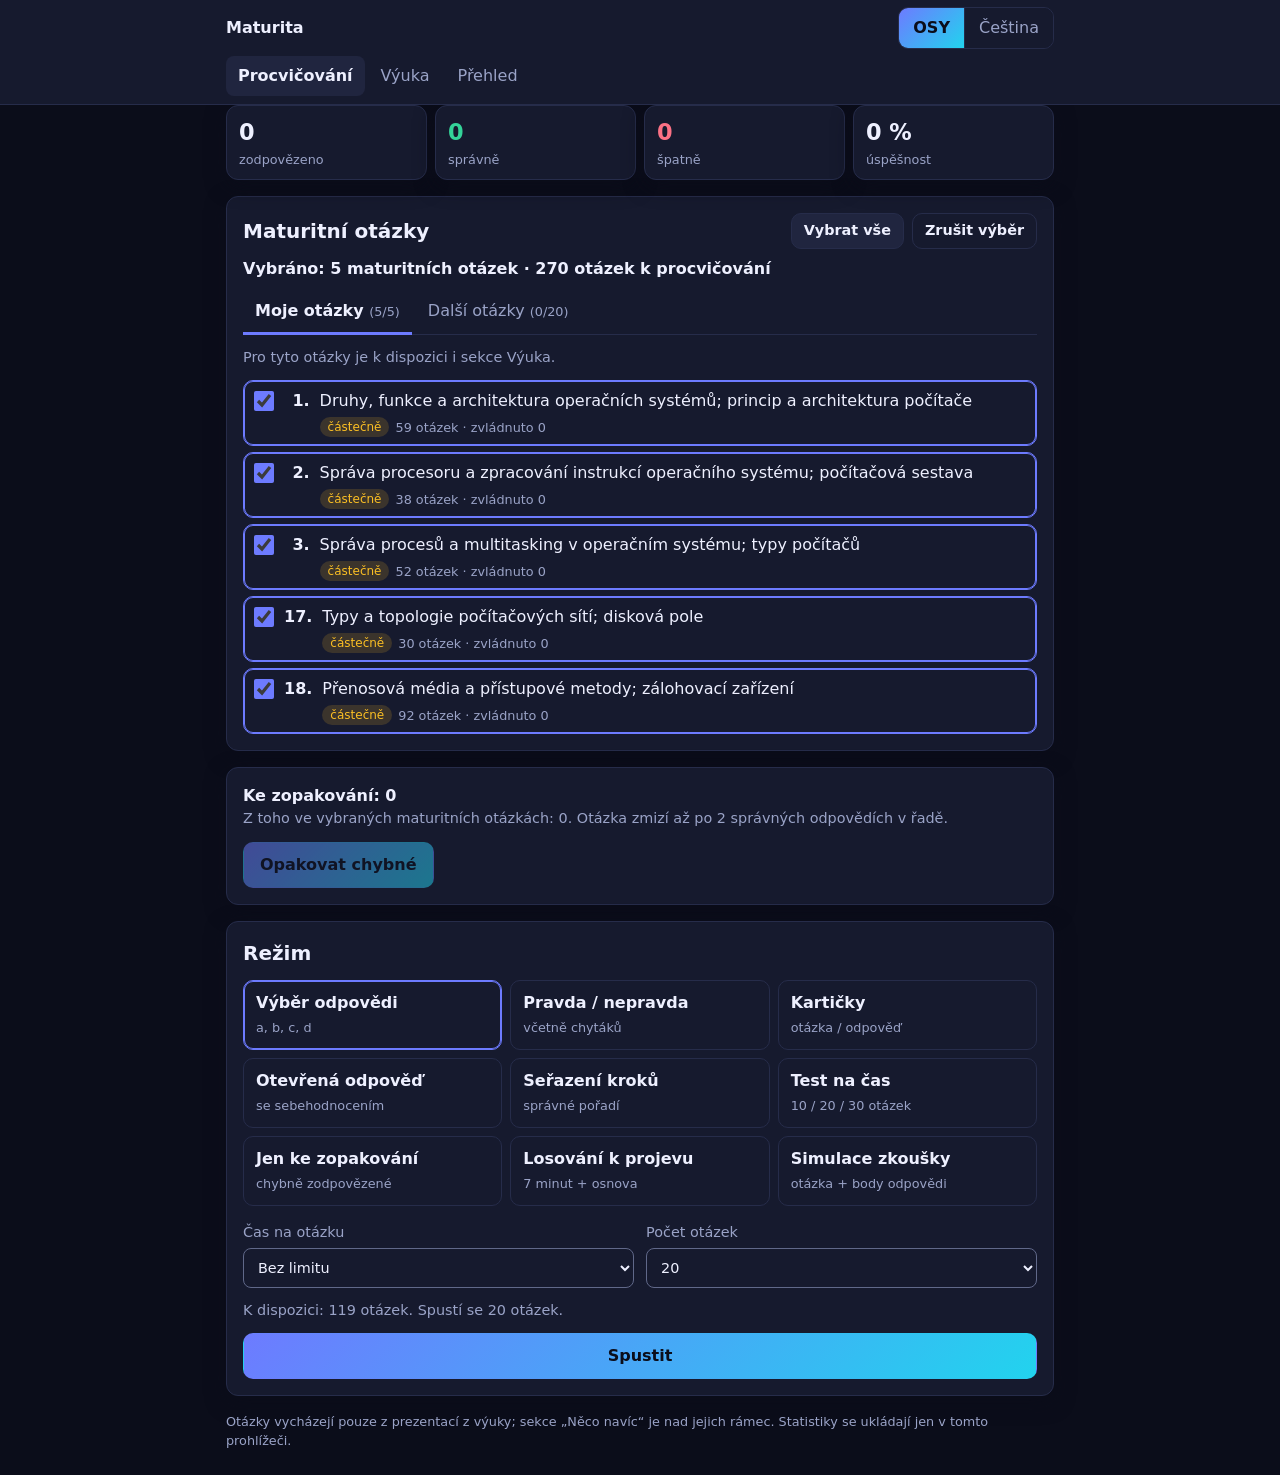
<file: index.html>
<!doctype html>
<html lang="cs">
<head>
  <meta charset="utf-8">
  <meta name="viewport" content="width=device-width, initial-scale=1">
  <title>Maturita OSY a čeština</title>
  <meta name="description" content="Procvičování k ústní maturitě z operačních systémů a počítačových sítí a z české literatury (20 děl).">
  <link rel="stylesheet" href="style.css">
</head>
<body>
  <header class="topbar">
    <div class="wrap topbar-inner">
      <a class="brand" href="#" data-nav="@home">Maturita</a>
      <!-- Přepínač sekcí OSY | Čeština -->
      <div class="section-switch" role="group" aria-label="Sekce">
        <button type="button" class="section-btn" data-section="osy" aria-pressed="true">OSY</button>
        <button type="button" class="section-btn" data-section="cj" aria-pressed="false">Čeština</button>
      </div>
    </div>
    <div class="wrap">
      <nav class="tabs" aria-label="Hlavní navigace">
        <button type="button" class="tab" data-nav="home" data-section="osy">Procvičování</button>
        <!-- NOVÉ: sekce Výuka -->
        <button type="button" class="tab" data-nav="learn" data-section="osy">Výuka</button>
        <button type="button" class="tab" data-nav="overview" data-section="osy">Přehled</button>
        <button type="button" class="tab" data-nav="cj-home" data-section="cj" hidden>Procvičování</button>
        <button type="button" class="tab" data-nav="cj-learn" data-section="cj" hidden>Výuka</button>
        <button type="button" class="tab" data-nav="cj-dila" data-section="cj" hidden>Díla</button>
        <button type="button" class="tab" data-nav="cj-overview" data-section="cj" hidden>Přehled</button>
      </nav>
    </div>
  </header>

  <main class="wrap" id="app">
    <div id="loading" class="card">Načítám otázky…</div>

    <!-- Úvod: výběr maturitních otázek a režimu -->
    <section id="view-home" class="view" hidden>
      <div class="stats-row" id="home-stats"></div>

      <section class="card" aria-labelledby="mo-title">
        <div class="card-head">
          <h2 id="mo-title">Maturitní otázky</h2>
          <div class="btn-group">
            <button type="button" class="btn btn-small" id="btn-all">Vybrat vše</button>
            <button type="button" class="btn btn-small btn-ghost" id="btn-none">Zrušit výběr</button>
          </div>
        </div>
        <!-- ZMĚNA: počet vybraných a záložky „Moje otázky“ / „Další otázky“ -->
        <p class="selected-count" id="mo-count" role="status" aria-live="polite"></p>
        <div class="subtabs" role="tablist" aria-label="Skupiny maturitních otázek">
          <button type="button" class="subtab" role="tab" id="tab-mine" aria-controls="mo-list" data-group="mine">Moje otázky</button>
          <button type="button" class="subtab" role="tab" id="tab-more" aria-controls="mo-list" data-group="more">Další otázky</button>
        </div>
        <p class="notice" id="mo-notice"></p>
        <ul class="mo-list" id="mo-list" role="tabpanel"></ul>
      </section>

      <section class="card review-card" id="review-card"></section>

      <form class="card" id="setup-form">
        <h2>Režim</h2>
        <fieldset>
          <legend class="sr-only">Režim</legend>
          <div class="mode-grid" id="mode-grid"></div>
        </fieldset>

        <div class="field-grid" id="settings">
          <label class="field">
            <span>Čas na otázku</span>
            <select id="sel-cas">
              <option value="0">Bez limitu</option>
              <option value="15">15 s</option>
              <option value="30">30 s</option>
              <option value="60">60 s</option>
            </select>
          </label>
          <label class="field">
            <span>Počet otázek</span>
            <select id="sel-delka"></select>
          </label>
        </div>

        <p class="hint" id="pool-info"></p>
        <button type="submit" class="btn btn-primary btn-block" id="btn-start">Spustit</button>
      </form>
    </section>

    <!-- Probíhající test -->
    <section id="view-quiz" class="view" hidden>
      <div class="quiz-head">
        <span id="quiz-progress"></span>
        <button type="button" class="btn btn-ghost btn-small" id="btn-quit">Ukončit</button>
      </div>
      <div class="progress"><div class="progress-bar" id="progress-bar"></div></div>
      <div class="timer" id="timer" hidden>
        <div class="timer-bar" id="timer-bar"></div>
        <span class="timer-text" id="timer-text"></span>
      </div>
      <article class="card question" id="question"></article>
    </section>

    <!-- Výsledek testu -->
    <section id="view-result" class="view" hidden></section>

    <!-- Losování k projevu -->
    <section id="view-speech" class="view" hidden></section>

    <!-- NOVÉ: Výuka – seznam otázek a krokovaný výklad -->
    <section id="view-learn" class="view" hidden></section>

    <!-- Přehled statistik -->
    <section id="view-overview" class="view" hidden></section>

    <!-- Čeština: výběr děl a režimu, výuka, přiřazování a třídění, přehled -->
    <section id="view-cj-home" class="view" hidden></section>
    <section id="view-cj-learn" class="view" hidden></section>
    <section id="view-cj-play" class="view" hidden></section>
    <section id="view-cj-dila" class="view" hidden></section>
    <section id="view-cj-overview" class="view" hidden></section>

    <!-- Simulace zkoušky (obě sekce) -->
    <section id="view-exam" class="view" hidden></section>
  </main>

  <footer class="wrap footer">
    <span data-section="osy">Otázky vycházejí pouze z prezentací z výuky; sekce „Něco navíc“ je nad jejich rámec.</span>
    <span data-section="cj" hidden>Seznam a pořadí děl odpovídají školnímu seznamu literárních děl (2026/2027); údaje vycházejí z uvedených zdrojů (PDF a Wikipedie). „Zajímavost“ je nad rámec povinné látky.</span>
    Statistiky se ukládají jen v tomto prohlížeči.
  </footer>

  <script src="app.js"></script>
</body>
</html>
</file>
<file: style.css>
/* Maturita OSY a čeština – styly. Bez externích knihoven. */

/* Paleta „Půlnoční indigo + cyan“ – všechny barvy jsou jen tady, zbytek souboru používá proměnné. */
:root {
  color-scheme: dark;
  --bg: #0b0d1a;
  --panel: #161a2e;
  --border: #262c4a;
  --text: #eef0ff;
  --muted: #9aa3c7;
  --accent: #6d7bff;
  --accent-2: #22d3ee;
  --on-accent: #0b0d1a;           /* text na hlavních tlačítkách */
  --ok: #34d399;
  --bad: #fb7185;
  --warn: #fbbf24;                /* ke zopakování, k ověření */

  /* Odvozené odstíny */
  --panel-2: color-mix(in srgb, var(--border) 60%, var(--panel));
  --control-border: color-mix(in srgb, var(--muted) 50%, var(--border));  /* ovládací prvky mají kontrast aspoň 3 : 1 */
  --ok-bg: color-mix(in srgb, var(--ok) 16%, var(--panel));
  --bad-bg: color-mix(in srgb, var(--bad) 16%, var(--panel));
  --warn-bg: color-mix(in srgb, var(--warn) 16%, var(--panel));
  --gradient: linear-gradient(135deg, var(--accent), var(--accent-2));
  --radius: 12px;
  --shadow: 0 6px 20px color-mix(in srgb, var(--bg) 70%, transparent);
}

* { box-sizing: border-box; }

html { -webkit-text-size-adjust: 100%; }

body {
  margin: 0;
  background: var(--bg);
  color: var(--text);
  font: 16px/1.5 system-ui, -apple-system, "Segoe UI", Roboto, "Helvetica Neue", Arial, sans-serif;
}

.wrap { max-width: 860px; margin: 0 auto; padding: 0 16px; }

[hidden] { display: none !important; }

h2 { font-size: 1.25rem; margin: 0 0 12px; }
h3 { font-size: 1.05rem; margin: 20px 0 8px; }

/* Horní lišta */
.topbar {
  position: sticky; top: 0; z-index: 10;
  background: var(--panel);
  border-bottom: 1px solid var(--border);
}
.topbar-inner { display: flex; align-items: center; justify-content: space-between; gap: 12px; min-height: 56px; }
.brand { font-weight: 700; color: var(--text); text-decoration: none; white-space: nowrap; }
.tabs { display: flex; gap: 4px; }
.tab {
  border: 0; background: none; color: var(--muted);
  padding: 8px 12px; border-radius: 8px; font: inherit; cursor: pointer;
}
.tab.active { background: var(--panel-2); color: var(--text); font-weight: 600; }

main { padding-top: 16px; padding-bottom: 24px; }

.card {
  background: var(--panel);
  border: 1px solid var(--border);
  border-radius: var(--radius);
  padding: 16px;
  margin-bottom: 16px;
  box-shadow: var(--shadow);
}

/* Statistické dlaždice */
.stats-row { display: grid; grid-template-columns: repeat(4, 1fr); gap: 8px; margin-bottom: 16px; }
.stat {
  background: var(--panel); border: 1px solid var(--border); border-radius: var(--radius);
  padding: 10px 12px; box-shadow: var(--shadow);
}
.stat-value { font-size: 1.4rem; font-weight: 700; font-variant-numeric: tabular-nums; }
.stat-label { font-size: .8rem; color: var(--muted); }
.stat.ok .stat-value { color: var(--ok); }
.stat.bad .stat-value { color: var(--bad); }

.review-card { display: flex; align-items: center; justify-content: space-between; gap: 12px; flex-wrap: wrap; }
.review-card p { margin: 0; }

/* Formulář */
fieldset { border: 0; padding: 0; margin: 0 0 16px; }
legend { font-weight: 600; margin-bottom: 8px; padding: 0; }

.mode-grid { display: grid; grid-template-columns: repeat(3, 1fr); gap: 8px; }
.mode {
  position: relative; display: block; cursor: pointer;
  border: 1px solid var(--border); border-radius: 10px; padding: 10px 12px;
  background: var(--panel);
}
.mode input { position: absolute; opacity: 0; pointer-events: none; }
.mode-title { font-weight: 600; display: block; }
.mode-sub { font-size: .8rem; color: var(--muted); }
.mode:has(input:checked) { border-color: var(--accent); box-shadow: inset 0 0 0 1px var(--accent); }
.mode:has(input:focus-visible) { outline: 2px solid var(--accent-2); outline-offset: 2px; }
.mode.disabled { opacity: .5; cursor: not-allowed; }

.field-grid { display: grid; grid-template-columns: 1fr 1fr; gap: 12px; }
.field { display: flex; flex-direction: column; gap: 4px; font-size: .9rem; color: var(--muted); min-width: 0; }
select, textarea {
  font: inherit; color: var(--text); background: var(--panel);
  border: 1px solid var(--control-border); border-radius: 8px; padding: 10px; width: 100%;
}
textarea { min-height: 120px; resize: vertical; }

.hint { color: var(--muted); font-size: .9rem; margin: 12px 0; }

/* Tlačítka */
.btn {
  font: inherit; font-weight: 600; cursor: pointer;
  border: 1px solid var(--border); background: var(--panel-2); color: var(--text);
  padding: 10px 16px; border-radius: 10px; min-height: 44px;
}
.btn:disabled { opacity: .5; cursor: not-allowed; }
.btn:focus-visible, .option:focus-visible, select:focus-visible, textarea:focus-visible { outline: 2px solid var(--accent-2); outline-offset: 2px; }
.btn-primary { background: var(--gradient); border-color: transparent; color: var(--on-accent); }
.btn-primary:hover:not(:disabled) { filter: brightness(1.08); }
.btn-danger { color: var(--bad); }
.btn-ghost { background: none; }
.btn-small { min-height: 36px; padding: 6px 12px; font-size: .9rem; }
.btn-block { width: 100%; }
.btn-row { display: flex; flex-wrap: wrap; gap: 8px; margin-top: 12px; }
.btn-row .btn { flex: 1 1 auto; }

/* Test */
.quiz-head { display: flex; justify-content: space-between; align-items: center; margin-bottom: 8px; color: var(--muted); }
.progress { height: 6px; background: var(--panel-2); border-radius: 3px; overflow: hidden; margin-bottom: 12px; }
.progress-bar { height: 100%; width: 0; background: var(--gradient); transition: width .2s; }

.timer { position: relative; height: 24px; background: var(--panel-2); border-radius: 12px; overflow: hidden; margin-bottom: 12px; }
.timer-bar { height: 100%; background: var(--gradient); opacity: .45; transition: width 1s linear; }
.timer.low .timer-bar { background: var(--bad); }
.timer-text { position: absolute; inset: 0; display: flex; align-items: center; justify-content: center; font-size: .85rem; font-weight: 600; font-variant-numeric: tabular-nums; }

.q-meta { display: flex; flex-wrap: wrap; gap: 6px; margin-bottom: 10px; }
.badge {
  display: inline-block; font-size: .75rem; padding: 2px 8px; border-radius: 999px;
  background: var(--panel-2); color: var(--muted);
}
.badge.warn { background: var(--warn-bg); color: var(--warn); }
.q-text { font-size: 1.1rem; font-weight: 600; margin: 0 0 16px; }

.options { display: grid; gap: 8px; }
.option {
  text-align: left; font: inherit; color: var(--text); cursor: pointer;
  background: var(--panel); border: 1px solid var(--control-border); border-radius: 10px;
  padding: 12px 14px; min-height: 48px;
}
.option:hover:not(:disabled) { border-color: var(--accent-2); }
.option:disabled { cursor: default; }
.option.correct { background: var(--ok-bg); border-color: var(--ok); }
.option.wrong { background: var(--bad-bg); border-color: var(--bad); }
.tf { grid-template-columns: 1fr 1fr; }
.tf .option { text-align: center; font-weight: 600; }

/* Kartička */
.flashcard {
  border: 1px dashed var(--border); border-radius: 10px; padding: 16px;
  background: var(--panel-2); white-space: pre-line;
}

/* Seřazení */
.order-list { list-style: none; margin: 0; padding: 0; display: grid; gap: 8px; }
.order-item {
  display: flex; align-items: center; gap: 8px;
  border: 1px solid var(--border); border-radius: 10px; padding: 8px 8px 8px 12px; background: var(--panel);
}
.order-item.correct { background: var(--ok-bg); border-color: var(--ok); }
.order-item.wrong { background: var(--bad-bg); border-color: var(--bad); }
.order-num { font-weight: 700; color: var(--muted); min-width: 1.5em; }
.order-text { flex: 1; min-width: 0; }
.order-btns { display: flex; gap: 4px; }
.order-btns button {
  width: 40px; height: 40px; border-radius: 8px; border: 1px solid var(--border);
  background: var(--panel-2); color: var(--text); font-size: 1rem; cursor: pointer;
}
.order-btns button:disabled { opacity: .35; cursor: default; }

/* Zpětná vazba */
.feedback { margin-top: 16px; padding: 12px 14px; border-radius: 10px; border: 1px solid var(--border); }
.feedback.ok { background: var(--ok-bg); border-color: var(--ok); }
.feedback.bad { background: var(--bad-bg); border-color: var(--bad); }
.feedback.neutral { background: var(--panel-2); }
.feedback-title { font-weight: 700; margin: 0 0 6px; }
.feedback p { margin: 6px 0 0; }
.feedback .source { font-size: .85rem; color: var(--muted); }
.feedback .note { font-size: .85rem; color: var(--warn); }
.model-answer { white-space: pre-line; }

/* Výsledky a přehled */
.big-score { font-size: 2.4rem; font-weight: 800; margin: 0; font-variant-numeric: tabular-nums; }
.wrong-list { list-style: none; padding: 0; margin: 0; display: grid; gap: 8px; }
.wrong-list li { border: 1px solid var(--border); border-radius: 10px; padding: 10px 12px; }
.wrong-list .muted { color: var(--muted); font-size: .9rem; }

.table-wrap { overflow-x: auto; -webkit-overflow-scrolling: touch; }
table { width: 100%; border-collapse: collapse; font-size: .9rem; }
th, td { text-align: left; padding: 8px 6px; border-bottom: 1px solid var(--border); vertical-align: top; }
th { color: var(--muted); font-weight: 600; white-space: nowrap; }
td.num, th.num { text-align: right; font-variant-numeric: tabular-nums; white-space: nowrap; }
tr.uncovered td { color: var(--muted); }
.pill { font-size: .75rem; padding: 1px 8px; border-radius: 999px; white-space: nowrap; }
.pill.ano { background: var(--ok-bg); color: var(--ok); }
.pill.castecne { background: var(--warn-bg); color: var(--warn); }
.pill.ne { background: var(--panel-2); color: var(--muted); }

.meter { height: 6px; background: var(--panel-2); border-radius: 3px; overflow: hidden; margin-top: 4px; min-width: 60px; }
.meter > div { height: 100%; background: var(--ok); }

/* Výběr maturitních otázek */
.sr-only { position: absolute; width: 1px; height: 1px; overflow: hidden; clip: rect(0 0 0 0); white-space: nowrap; }
.card-head { display: flex; align-items: center; justify-content: space-between; gap: 8px; flex-wrap: wrap; margin-bottom: 8px; }
.card-head h2 { margin: 0; }
.btn-group { display: flex; gap: 8px; }
.notice { margin: 0 0 12px; font-size: .9rem; color: var(--muted); }
.notice.warn { background: var(--warn-bg); color: var(--warn); padding: 8px 12px; border-radius: 8px; }
.mo-list { list-style: none; margin: 0; padding: 0; display: grid; gap: 6px; }
.mo-item label {
  display: grid; grid-template-columns: auto auto 1fr; gap: 4px 10px; align-items: start;
  padding: 8px 10px; border: 1px solid var(--border); border-radius: 10px; cursor: pointer;
}
.mo-item input { width: 20px; height: 20px; margin: 2px 0 0; accent-color: var(--accent); }
.mo-item .mo-num { font-weight: 700; min-width: 1.6em; text-align: right; font-variant-numeric: tabular-nums; }
.mo-item .mo-name { min-width: 0; overflow-wrap: anywhere; }
.mo-item .mo-meta { grid-column: 3; display: flex; flex-wrap: wrap; gap: 6px; align-items: center; font-size: .8rem; color: var(--muted); }
.mo-item.checked label { border-color: var(--accent); box-shadow: inset 0 0 0 1px var(--accent); }
.mo-item.disabled label { cursor: not-allowed; opacity: .6; background: var(--panel-2); }

/* Štítek prezentace v záhlaví otázky */
.badge.source { background: var(--gradient); color: var(--on-accent); font-weight: 700; }
.badge.mo { background: var(--ok-bg); color: var(--ok); }

/* Něco navíc */
.extra { margin-top: 10px; border-top: 1px dashed var(--border); padding-top: 8px; }
.extra summary { cursor: pointer; font-weight: 600; }
.extra p { margin: 6px 0 0; }
.extra .extra-note { font-size: .8rem; color: var(--muted); }

/* Losování k projevu */
.speech-num { font-size: .9rem; color: var(--muted); margin: 0; }
.speech-title { font-size: 1.3rem; margin: 4px 0 16px; }
.speech-clock { font-size: 3.5rem; font-weight: 800; text-align: center; font-variant-numeric: tabular-nums; margin: 8px 0; }
.speech-clock.low { color: var(--bad); }
.osnova { margin: 8px 0 0; padding-left: 1.3em; }
.osnova li { margin-bottom: 6px; }

/* ZMĚNA: počet vybraných a záložky „Moje otázky“ / „Další otázky“ */
.selected-count { margin: 0 0 10px; font-weight: 600; }
.subtabs { display: flex; gap: 4px; border-bottom: 1px solid var(--border); margin-bottom: 12px; }
.subtab {
  font: inherit; color: var(--muted); background: none; cursor: pointer;
  border: 0; border-bottom: 3px solid transparent; padding: 8px 12px; min-height: 44px; margin-bottom: -1px;
}
.subtab[aria-selected="true"] { color: var(--text); font-weight: 600; border-bottom-color: var(--accent); }
.subtab .count { font-size: .8rem; color: var(--muted); font-weight: 400; }

/* NOVÉ: sekce Výuka */
.learn-list { list-style: none; margin: 0; padding: 0; display: grid; gap: 8px; }
.learn-item {
  display: flex; align-items: center; justify-content: space-between; gap: 12px; flex-wrap: wrap;
  border: 1px solid var(--border); border-radius: 10px; padding: 10px 12px;
}
.learn-item .learn-name { flex: 1 1 220px; min-width: 0; }
.learn-item .learn-meta { display: block; font-size: .8rem; color: var(--muted); margin-top: 2px; }
/* NOVÉ: označení „Procvičeno“ ve Výuce (Čeština) */
.done-toggle { display: inline-flex; align-items: center; gap: 6px; min-height: 44px; cursor: pointer; font-size: .9rem; }
.done-toggle input { width: 20px; height: 20px; margin: 0; accent-color: var(--ok); }
.learn-item.done { border-color: var(--ok); }
.learn-item.done .learn-name strong { color: var(--ok); }
.done-btn[aria-pressed="true"] { border-color: var(--ok); color: var(--ok); }
.step-count { color: var(--muted); font-size: .9rem; margin: 0 0 6px; }
.step-text { font-size: 1.15rem; font-weight: 700; margin: 6px 0 10px; }
.step-expl { margin: 0 0 12px; line-height: 1.6; }
.mark-row { display: flex; gap: 8px; flex-wrap: wrap; margin: 12px 0; }
.mark-row .btn[aria-pressed="true"].ok-mark { background: var(--ok-bg); border-color: var(--ok); color: var(--ok); }
.mark-row .btn[aria-pressed="true"].bad-mark { background: var(--bad-bg); border-color: var(--bad); color: var(--bad); }
.nav-row { display: flex; gap: 8px; flex-wrap: wrap; justify-content: space-between; margin-top: 12px; }
.nav-row .btn { flex: 1 1 auto; }
.repeat-list { margin: 8px 0 0; padding-left: 1.2em; }
.repeat-list li { margin-bottom: 10px; }
.vyklad { line-height: 1.7; font-size: 1.02rem; }
.pojmy { margin: 0; }
.pojmy dt { font-weight: 700; margin-top: 10px; }
.pojmy dd { margin: 2px 0 0; }
.src { font-size: .8rem; color: var(--muted); }

/* Přepínač sekcí OSY | Čeština */
.section-switch { display: inline-flex; border: 1px solid var(--border); border-radius: 10px; overflow: hidden; flex-shrink: 0; }
.section-btn {
  font: inherit; border: 0; background: var(--panel); color: var(--muted);
  padding: 8px 14px; min-height: 40px; cursor: pointer;
}
.section-btn + .section-btn { border-left: 1px solid var(--border); }
.section-btn[aria-pressed="true"] { background: var(--gradient); color: var(--on-accent); font-weight: 600; }
.section-btn:focus-visible, .tab:focus-visible, .chip:focus-visible { outline: 2px solid var(--accent-2); outline-offset: 2px; }
.topbar .tabs { padding-bottom: 8px; flex-wrap: wrap; }

/* Čeština: přiřazování */
.match-list { list-style: none; margin: 0; padding: 0; display: grid; gap: 8px; }
.match-row { display: grid; gap: 6px; border: 1px solid var(--border); border-radius: 10px; padding: 10px 12px; }
.match-row.correct { background: var(--ok-bg); border-color: var(--ok); }
.match-row.wrong { background: var(--bad-bg); border-color: var(--bad); }
.match-prompt { font-weight: 600; overflow-wrap: anywhere; }
.match-fb { font-size: .9rem; margin: 0; }
.match-row.correct .match-fb { color: var(--ok); }
.match-row.wrong .match-fb { color: var(--bad); }

/* Čeština: třídění do období */
.chip-pool, .bucket-items { display: flex; flex-wrap: wrap; gap: 6px; }
.chip-pool { min-height: 40px; padding: 8px; border-radius: 10px; background: var(--panel-2); }
.chip {
  font: inherit; font-size: .9rem; text-align: left; color: var(--text); cursor: pointer;
  background: var(--panel); border: 1px solid var(--border); border-radius: 999px;
  padding: 6px 12px; min-height: 36px; max-width: 100%; overflow-wrap: anywhere;
}
.chip:disabled { cursor: default; }
.chip[aria-pressed="true"] { border-color: var(--accent); box-shadow: inset 0 0 0 2px var(--accent); }
.chip.correct { background: var(--ok-bg); border-color: var(--ok); }
.chip.wrong { background: var(--bad-bg); border-color: var(--bad); }
.bucket-grid { display: grid; grid-template-columns: repeat(2, 1fr); gap: 8px; margin-top: 12px; }
.bucket { border: 1px dashed var(--border); border-radius: 10px; padding: 10px; min-width: 0; }
.bucket-head { display: flex; justify-content: space-between; align-items: center; gap: 8px; flex-wrap: wrap; margin-bottom: 8px; }
.bucket-head h3 { margin: 0; font-size: .95rem; }

/* Čeština: osnova, výuka a seznam děl */
.outline { margin: 8px 0 0; padding-left: 1.3em; }
.outline li { margin-bottom: 10px; }
.outline .outline-label { display: block; font-weight: 700; }
.outline p { margin: 2px 0 0; }
.char-list { margin: 0; }
.char-list dt { font-weight: 700; margin-top: 8px; }
.char-list dd { margin: 2px 0 0; }
.tag-list { display: flex; flex-wrap: wrap; gap: 6px; margin: 8px 0; padding: 0; list-style: none; }
.check-list { margin: 8px 0 0; padding-left: 1.2em; color: var(--warn); font-size: .9rem; }
.char-text { margin: 4px 0 0; line-height: 1.6; }
.mo-item .motif-line { flex-basis: 100%; }
/* Nadpis oddílu školního seznamu děl (sekce Čeština) */
.mo-group { margin: 10px 0 2px; font-weight: 700; font-size: .9rem; color: var(--muted); }
.mo-group:first-child { margin-top: 0; }
.motif-filter { margin-bottom: 10px; }

/* Srovnání dvou děl */
.compare-table { table-layout: fixed; }
.compare-table th { white-space: normal; overflow-wrap: anywhere; }
.compare-table th[scope="row"] { color: var(--text); width: 28%; }
.compare-table td { overflow-wrap: anywhere; }
.compare-table .same-mark { display: block; font-size: .75rem; font-weight: 400; color: var(--ok); }
.compare-table tr.same td { background: var(--ok-bg); }
.compare-grid { display: grid; grid-template-columns: 1fr 1fr; gap: 12px; }
.compare-col { min-width: 0; }
.compare-chars { margin: 0; padding-left: 1.2em; }
.compare-chars li { margin-bottom: 6px; }

/* Simulace zkoušky */
.check-points { list-style: none; margin: 0; padding: 0; display: grid; gap: 6px; }
.check-points label {
  display: flex; gap: 10px; align-items: flex-start; cursor: pointer;
  border: 1px solid var(--border); border-radius: 10px; padding: 10px 12px;
}
.check-points input { width: 20px; height: 20px; margin: 2px 0 0; flex-shrink: 0; accent-color: var(--accent); }
.check-points label:has(input:checked) { border-color: var(--ok); background: var(--ok-bg); }

.error { border-color: var(--bad); background: var(--bad-bg); }
.error code { background: var(--panel); padding: 1px 4px; border-radius: 4px; }

.footer { color: var(--muted); font-size: .8rem; padding-bottom: 24px; }

/* Mobil */
@media (max-width: 640px) {
  .stats-row { grid-template-columns: repeat(2, 1fr); }
  .mode-grid { grid-template-columns: repeat(2, 1fr); }
  .field-grid { grid-template-columns: 1fr; }
  .tab { padding: 8px 8px; font-size: .9rem; }  /* ZMĚNA: tři záložky se vejdou i na úzký displej */
  .brand { font-size: .95rem; }
  .bucket-grid { grid-template-columns: 1fr; }
  .compare-grid { grid-template-columns: 1fr; }
  .q-text { font-size: 1.05rem; }
}

/* Čtení nahlas */
.head-row { display: flex; align-items: flex-start; justify-content: space-between; gap: 8px; }
.head-row > :first-child { flex: 1 1 auto; min-width: 0; }
.q-head .q-text { margin-bottom: 12px; }
.btn-read { flex-shrink: 0; display: inline-flex; align-items: center; gap: 6px; }
.btn-read[aria-pressed="true"] { border-color: var(--accent-2); color: var(--accent-2); }
.read-icon { font-size: 1rem; line-height: 1; }
.reader-bar {
  display: flex; flex-wrap: wrap; align-items: center; gap: 8px 12px;
  margin: 8px 0 12px; padding: 8px 10px; border-radius: 10px; background: var(--panel-2);
  font-size: .85rem; color: var(--muted);
}
.reader-field { display: flex; align-items: center; gap: 6px; }
.reader-field select { width: auto; padding: 6px 8px; }
.reader-check { display: flex; align-items: center; gap: 6px; cursor: pointer; }
.reader-check input { width: 18px; height: 18px; margin: 0; accent-color: var(--accent-2); }
.reading {
  outline: 2px solid var(--accent-2); outline-offset: 4px; border-radius: 8px;
  background: color-mix(in srgb, var(--accent-2) 8%, transparent);
}

/* Ověření znalostí na konci výuky */
.quiz-q { border-top: 1px solid var(--border); padding-top: 14px; margin-top: 14px; }
.quiz-q:first-of-type { border-top: 0; margin-top: 0; padding-top: 0; }

/* Čeština: záložka Díla */
.filter-row { display: flex; flex-wrap: wrap; gap: 6px; }
.work-card h2 { overflow-wrap: anywhere; }
.work-num { color: var(--muted); }
.work-author { margin: 0 0 6px; font-weight: 600; }
.work-meta { margin: 0; color: var(--muted); font-size: .9rem; }
.work-smer { color: var(--accent-2); }
.era-authors { margin: 0; padding-left: 1.2em; }
.era-authors li { margin-bottom: 4px; }
</file>
